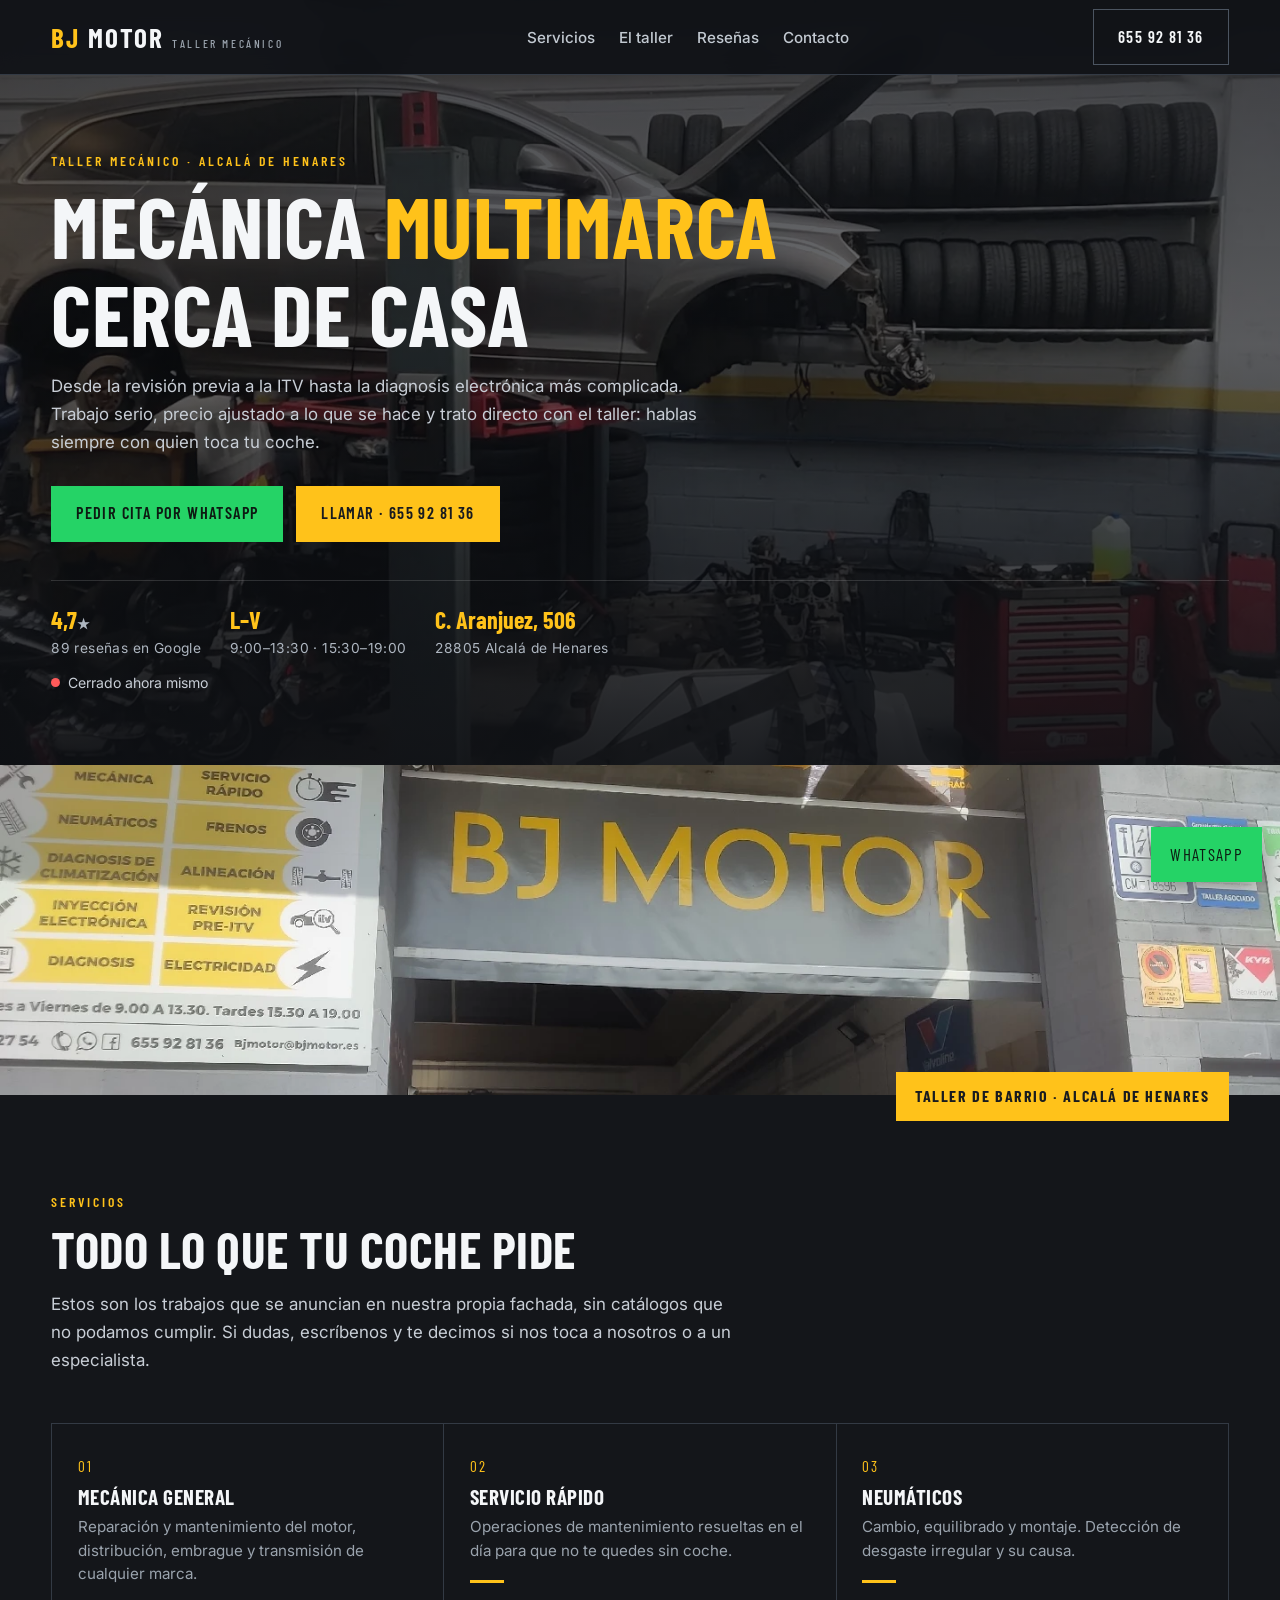
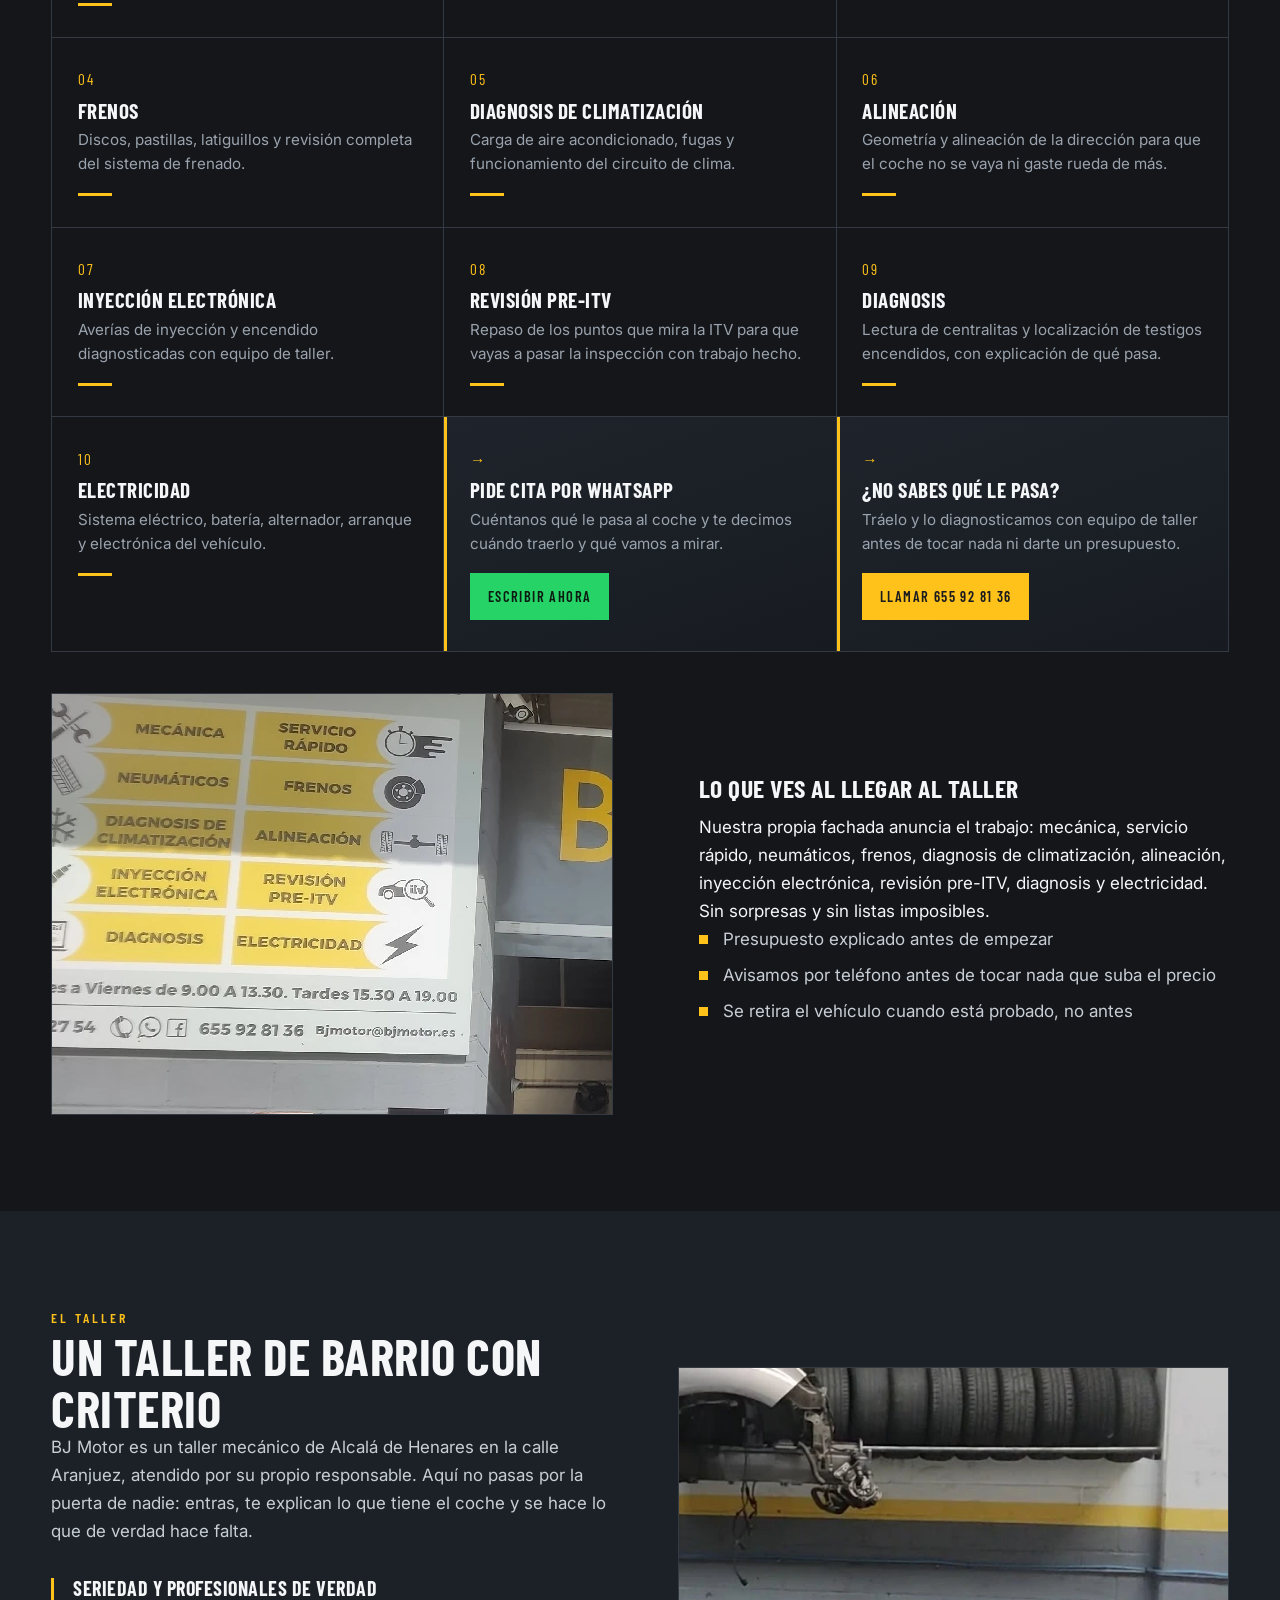
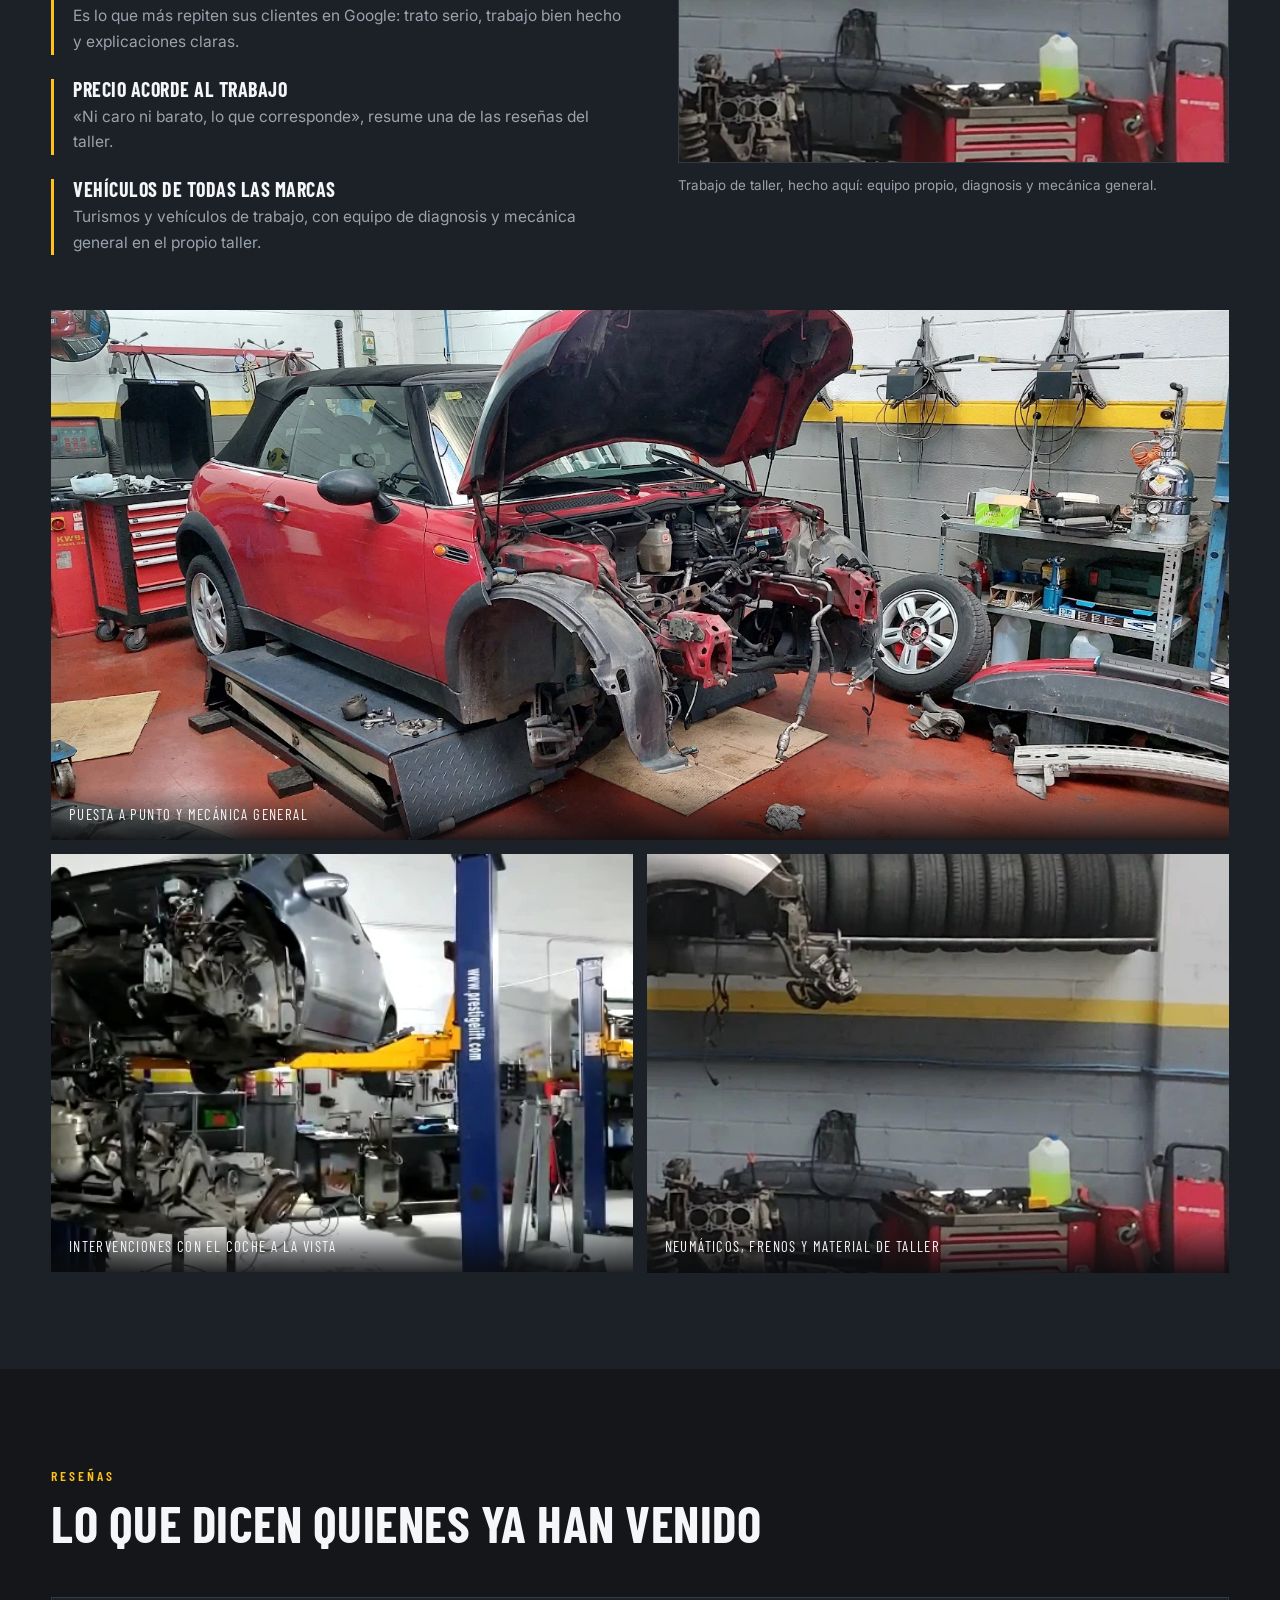
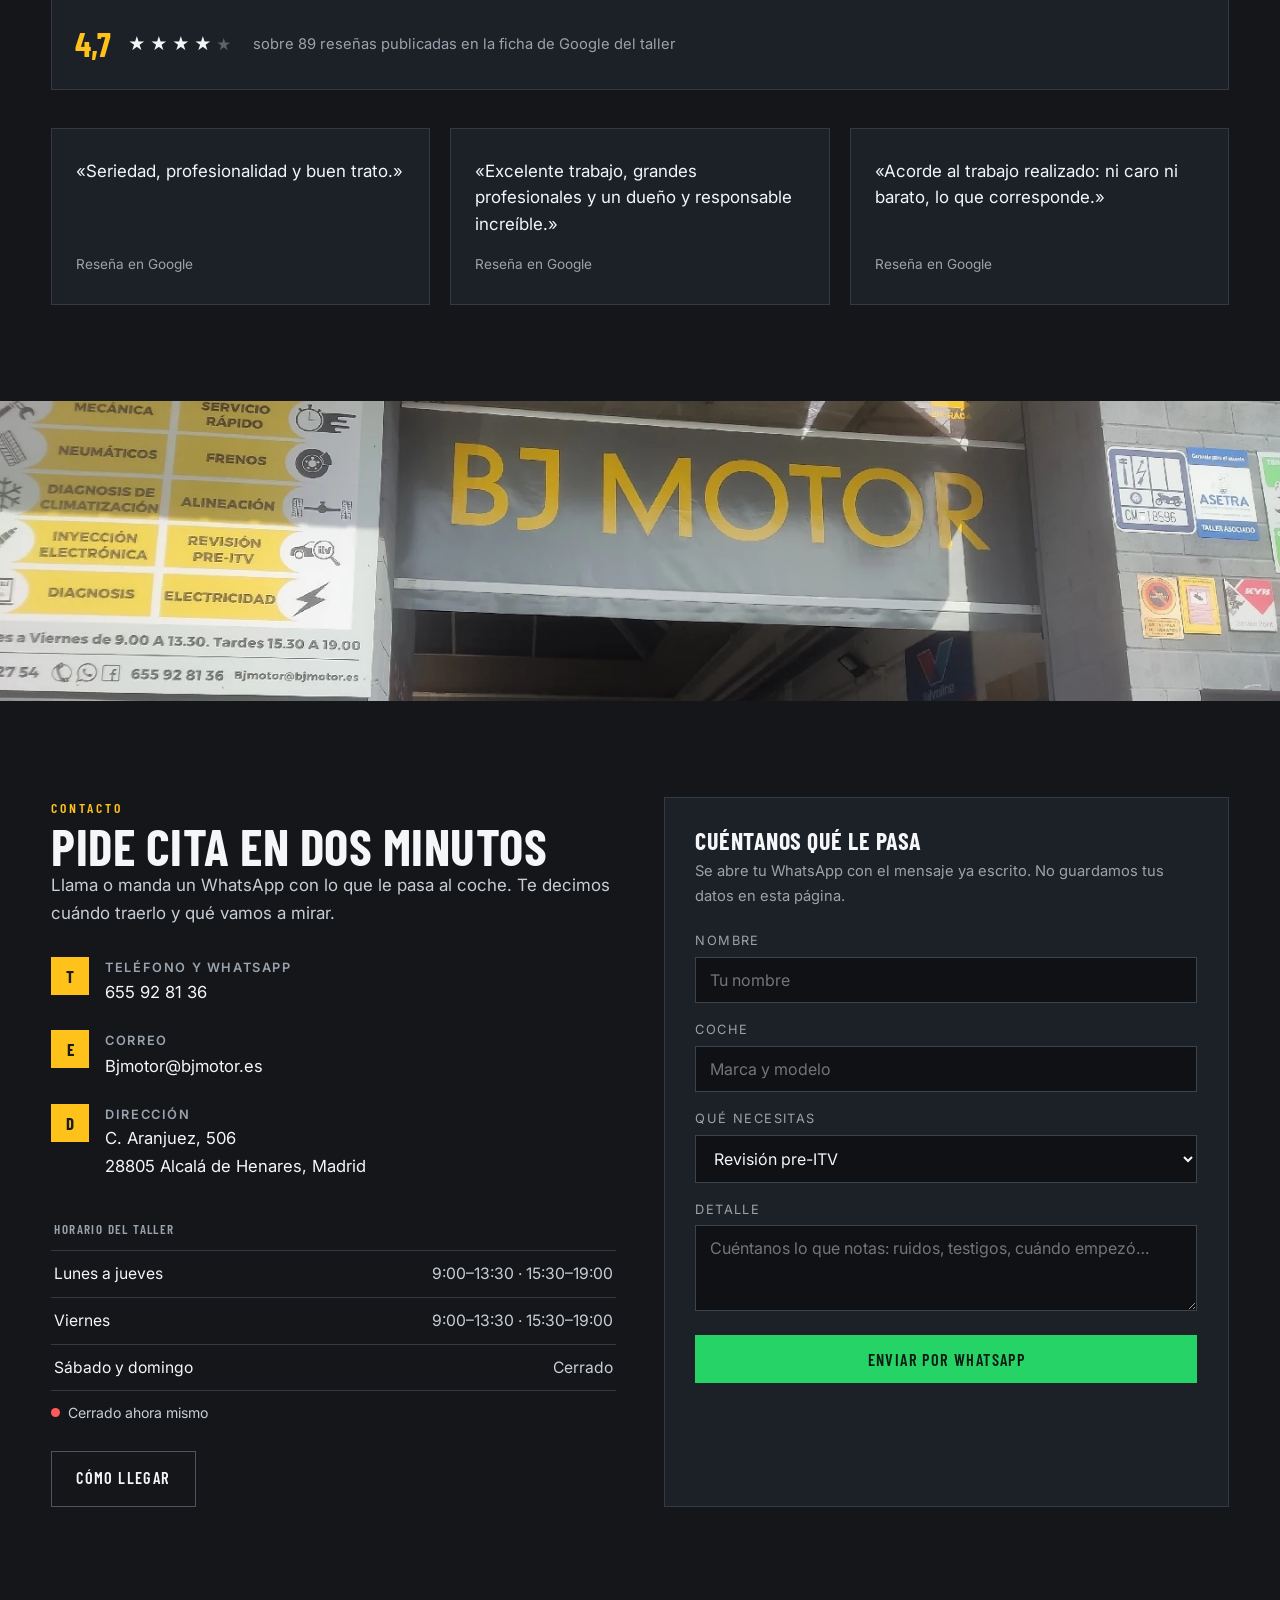
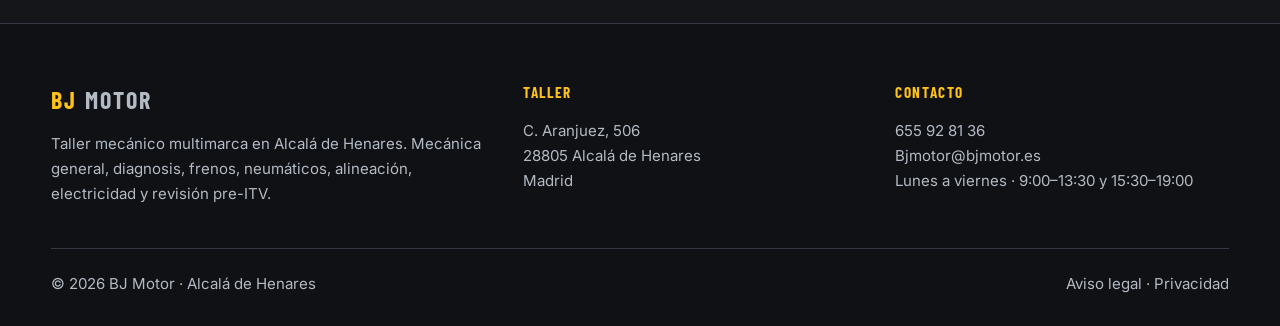
<file: index.html>
<!DOCTYPE html>
<html lang="es">
<head>
<meta charset="utf-8">
<meta name="viewport" content="width=device-width,initial-scale=1.0,maximum-scale=1.0,user-scalable=no,viewport-fit=cover">
<title>BJ Motor · Taller mecánico en Alcalá de Henares</title>
<meta name="description" content="Taller mecánico multimarca en Alcalá de Henares: mecánica general, diagnosis, inyección electrónica, frenos, neumáticos, alineación, electricidad y revisión pre-ITV. 4,7★ con 89 reseñas en Google. Pide cita: 655 92 81 36.">
<link rel="canonical" href="https://neolabs-clientes.github.io/talleres-bj-motor/">
<meta property="og:type" content="website">
<meta property="og:locale" content="es_ES">
<meta property="og:title" content="BJ Motor · Taller mecánico en Alcalá de Henares">
<meta property="og:description" content="Mecánica, diagnosis, frenos, neumáticos y pre-ITV. C. Aranjuez 506, Alcalá de Henares. 4,7★ con 89 reseñas en Google.">
<meta property="og:image" content="https://neolabs-clientes.github.io/talleres-bj-motor/og.jpg">
<meta property="og:url" content="https://neolabs-clientes.github.io/talleres-bj-motor/">
<meta name="theme-color" content="#14161a">
<link rel="icon" href="favicon.svg" type="image/svg+xml">
<link rel="preconnect" href="https://fonts.googleapis.com">
<link rel="preconnect" href="https://fonts.gstatic.com" crossorigin>
<link href="https://fonts.googleapis.com/css2?family=Barlow+Condensed:wght@500;600;700&family=Inter:wght@400;500;600&display=swap" rel="stylesheet">
<link rel="stylesheet" href="assets/estilo.css">
</head>
<body>

<header class="nav">
  <div class="wrap nav-in">
    <a class="marca" href="#inicio"><b>BJ</b> MOTOR <span>TALLER MECÁNICO</span></a>
    <ul class="nav-links" id="menu">
      <li><a href="#servicios">Servicios</a></li>
      <li><a href="#taller">El taller</a></li>
      <li><a href="#resenas">Reseñas</a></li>
      <li><a href="#contacto">Contacto</a></li>
    </ul>
    <a class="btn btn-linea" href="tel:+34655928136">655 92 81 36</a>
    <button class="hamb" id="hamb" aria-label="Abrir menú"><i></i><i></i><i></i></button>
  </div>
</header>

<section class="hero" id="inicio">
  <img class="hero-fondo" src="assets/img/taller-suv.webp" alt="Interior del taller BJ Motor en Alcalá de Henares con un vehículo en el elevador">
  <div class="wrap">
    <p class="kicker">Taller mecánico · Alcalá de Henares</p>
    <h1>Mecánica <em>multimarca</em><br>cerca de casa</h1>
    <p class="lead">Desde la revisión previa a la ITV hasta la diagnosis electrónica más complicada. Trabajo serio, precio ajustado a lo que se hace y trato directo con el taller: hablas siempre con quien toca tu coche.</p>
    <div class="hero-acciones">
      <a class="btn btn-wa" href="https://wa.me/34655928136?text=Hola%20BJ%20Motor%2C%20quiero%20pedir%20cita%20para%20mi%20coche" target="_blank" rel="noopener">Pedir cita por WhatsApp</a>
      <a class="btn btn-amarillo" href="tel:+34655928136">Llamar · 655 92 81 36</a>
    </div>
    <div class="datos">
      <div class="dato"><b>4,7<span class="estrella">★</span></b><span>89 reseñas en Google</span></div>
      <div class="dato"><b>L–V</b><span>9:00–13:30 · 15:30–19:00</span></div>
      <div class="dato"><b>C. Aranjuez, 506</b><span>28805 Alcalá de Henares</span></div>
    </div>
    <p class="estado" id="estado"><i></i><span>Cargando horario…</span></p>
  </div>
</section>

<div class="banda">
  <img src="assets/img/rotulo.webp" alt="Rótulo BJ MOTOR y carteles de servicios en la fachada del taller">
  <p class="sello">Taller de barrio · Alcalá de Henares</p>
</div>

<section class="seccion" id="servicios">
  <div class="wrap">
    <div class="cabecera">
      <p class="kicker">Servicios</p>
      <h2>Todo lo que tu coche pide</h2>
      <p class="lead">Estos son los trabajos que se anuncian en nuestra propia fachada, sin catálogos que no podamos cumplir. Si dudas, escríbenos y te decimos si nos toca a nosotros o a un especialista.</p>
    </div>
    <div class="serv-rejilla">
      <article class="serv"><p class="num">01</p><h3>Mecánica general</h3><p>Reparación y mantenimiento del motor, distribución, embrague y transmisión de cualquier marca.</p><i></i></article>
      <article class="serv"><p class="num">02</p><h3>Servicio rápido</h3><p>Operaciones de mantenimiento resueltas en el día para que no te quedes sin coche.</p><i></i></article>
      <article class="serv"><p class="num">03</p><h3>Neumáticos</h3><p>Cambio, equilibrado y montaje. Detección de desgaste irregular y su causa.</p><i></i></article>
      <article class="serv"><p class="num">04</p><h3>Frenos</h3><p>Discos, pastillas, latiguillos y revisión completa del sistema de frenado.</p><i></i></article>
      <article class="serv"><p class="num">05</p><h3>Diagnosis de climatización</h3><p>Carga de aire acondicionado, fugas y funcionamiento del circuito de clima.</p><i></i></article>
      <article class="serv"><p class="num">06</p><h3>Alineación</h3><p>Geometría y alineación de la dirección para que el coche no se vaya ni gaste rueda de más.</p><i></i></article>
      <article class="serv"><p class="num">07</p><h3>Inyección electrónica</h3><p>Averías de inyección y encendido diagnosticadas con equipo de taller.</p><i></i></article>
      <article class="serv"><p class="num">08</p><h3>Revisión pre-ITV</h3><p>Repaso de los puntos que mira la ITV para que vayas a pasar la inspección con trabajo hecho.</p><i></i></article>
      <article class="serv"><p class="num">09</p><h3>Diagnosis</h3><p>Lectura de centralitas y localización de testigos encendidos, con explicación de qué pasa.</p><i></i></article>
      <article class="serv"><p class="num">10</p><h3>Electricidad</h3><p>Sistema eléctrico, batería, alternador, arranque y electrónica del vehículo.</p><i></i></article>
      <article class="serv serv-cta"><p class="num">→</p><h3>Pide cita por WhatsApp</h3><p>Cuéntanos qué le pasa al coche y te decimos cuándo traerlo y qué vamos a mirar.</p><a class="btn btn-wa" href="https://wa.me/34655928136?text=Hola%20BJ%20Motor%2C%20quiero%20pedir%20cita%20para%20mi%20coche" target="_blank" rel="noopener">Escribir ahora</a></article>
      <article class="serv serv-cta"><p class="num">→</p><h3>¿No sabes qué le pasa?</h3><p>Tráelo y lo diagnosticamos con equipo de taller antes de tocar nada ni darte un presupuesto.</p><a class="btn btn-amarillo" href="tel:+34655928136">Llamar 655 92 81 36</a></article>
    </div>
    <div class="serv-imagen">
      <img src="assets/img/servicios-cartel.webp" alt="Carteles de servicios de BJ Motor en la fachada del taller, con el horario y el teléfono">
      <div>
        <h3>Lo que ves al llegar al taller</h3>
        <p>Nuestra propia fachada anuncia el trabajo: mecánica, servicio rápido, neumáticos, frenos, diagnosis de climatización, alineación, inyección electrónica, revisión pre-ITV, diagnosis y electricidad. Sin sorpresas y sin listas imposibles.</p>
        <ul>
          <li>Presupuesto explicado antes de empezar</li>
          <li>Avisamos por teléfono antes de tocar nada que suba el precio</li>
          <li>Se retira el vehículo cuando está probado, no antes</li>
        </ul>
      </div>
    </div>
  </div>
</section>
<section class="seccion par" id="taller">
  <div class="wrap">
    <div class="porque">
      <div>
        <p class="kicker">El taller</p>
        <h2>Un taller de barrio con criterio</h2>
        <p class="lead">BJ Motor es un taller mecánico de Alcalá de Henares en la calle Aranjuez, atendido por su propio responsable. Aquí no pasas por la puerta de nadie: entras, te explican lo que tiene el coche y se hace lo que de verdad hace falta.</p>
        <div class="pilares">
          <div class="pilar">
            <h3>Seriedad y profesionales de verdad</h3>
            <p>Es lo que más repiten sus clientes en Google: trato serio, trabajo bien hecho y explicaciones claras.</p>
          </div>
          <div class="pilar">
            <h3>Precio acorde al trabajo</h3>
            <p>«Ni caro ni barato, lo que corresponde», resume una de las reseñas del taller.</p>
          </div>
          <div class="pilar">
            <h3>Vehículos de todas las marcas</h3>
            <p>Turismos y vehículos de trabajo, con equipo de diagnosis y mecánica general en el propio taller.</p>
          </div>
        </div>
      </div>
      <figure>
        <img src="assets/img/detalle-herramientas.webp" alt="Carro de herramientas y neumáticos en el interior del taller BJ Motor">
        <figcaption>Trabajo de taller, hecho aquí: equipo propio, diagnosis y mecánica general.</figcaption>
      </figure>
    </div>

    <div class="galeria" style="margin-top:3.4rem">
      <figure class="gal-ancha"><img src="assets/img/taller-mini.webp" alt="Coche rojo con el capó abierto en el elevador del taller" loading="lazy"><figcaption>Puesta a punto y mecánica general</figcaption></figure>
      <figure class="gal-cuadro"><img src="assets/img/taller-elevador.webp" alt="Vehículo elevado con la parte delantera desmontada" loading="lazy"><figcaption>Intervenciones con el coche a la vista</figcaption></figure>
      <figure class="gal-detalle"><img src="assets/img/detalle-herramientas.webp" alt="Zona de trabajo con cajas de herramientas y neumáticos apilados" style="object-position:center 35%" loading="lazy"><figcaption>Neumáticos, frenos y material de taller</figcaption></figure>
    </div>
  </div>
</section>

<section class="seccion" id="resenas">
  <div class="wrap">
    <div class="cabecera">
      <p class="kicker">Reseñas</p>
      <h2>Lo que dicen quienes ya han venido</h2>
    </div>
    <div class="google">
      <b>4,7</b>
      <div class="estrellas" style="letter-spacing:4px">★★★★<span style="color:#5b636d">★</span></div>
      <span>sobre 89 reseñas publicadas en la ficha de Google del taller</span>
    </div>
    <div class="resenas">
      <article class="resena">
        <blockquote>«Seriedad, profesionalidad y buen trato.»</blockquote>
        <cite>Reseña en Google</cite>
      </article>
      <article class="resena">
        <blockquote>«Excelente trabajo, grandes profesionales y un dueño y responsable increíble.»</blockquote>
        <cite>Reseña en Google</cite>
      </article>
      <article class="resena">
        <blockquote>«Acorde al trabajo realizado: ni caro ni barato, lo que corresponde.»</blockquote>
        <cite>Reseña en Google</cite>
      </article>
    </div>
  </div>
</section>

<div class="franja">
  <img src="assets/img/fachada.webp" alt="Fachada del taller BJ Motor en la calle Aranjuez de Alcalá de Henares" loading="lazy">
</div>

<section class="seccion" id="contacto">
  <div class="wrap contacto">
    <div>
      <p class="kicker">Contacto</p>
      <h2>Pide cita en dos minutos</h2>
      <p class="lead">Llama o manda un WhatsApp con lo que le pasa al coche. Te decimos cuándo traerlo y qué vamos a mirar.</p>
      <div class="bloque-datos">
        <div class="dato-linea"><span class="ic">T</span><div><b>Teléfono y WhatsApp</b><a href="tel:+34655928136">655 92 81 36</a></div></div>
        <div class="dato-linea"><span class="ic">E</span><div><b>Correo</b><a href="mailto:Bjmotor@bjmotor.es">Bjmotor@bjmotor.es</a></div></div>
        <div class="dato-linea"><span class="ic">D</span><div><b>Dirección</b><p>C. Aranjuez, 506<br>28805 Alcalá de Henares, Madrid</p></div></div>
      </div>
      <table class="horario">
        <tr><th>Horario del taller</th><th></th></tr>
        <tr><td>Lunes a jueves</td><td>9:00–13:30 · 15:30–19:00</td></tr>
        <tr><td>Viernes</td><td>9:00–13:30 · 15:30–19:00</td></tr>
        <tr><td>Sábado y domingo</td><td>Cerrado</td></tr>
      </table>
      <p class="estado" id="estado2"><i></i><span>Cargando…</span></p>
      <p style="margin-top:1.6rem"><a class="btn btn-linea" href="https://www.google.com/maps/dir/?api=1&amp;destination=C.%20Aranjuez%2C%20506%2C%2028805%20Alcal%C3%A1%20de%20Henares" target="_blank" rel="noopener">Cómo llegar</a></p>
    </div>
    <div class="form">
      <h3>Cuéntanos qué le pasa</h3>
      <p class="ayuda">Se abre tu WhatsApp con el mensaje ya escrito. No guardamos tus datos en esta página.</p>
      <form id="formwa" novalidate>
        <div class="campo"><label for="f-nombre">Nombre</label><input id="f-nombre" name="nombre" type="text" placeholder="Tu nombre" required></div>
        <div class="campo"><label for="f-coche">Coche</label><input id="f-coche" name="coche" type="text" placeholder="Marca y modelo"></div>
        <div class="campo"><label for="f-servicio">Qué necesitas</label>
          <select id="f-servicio" name="servicio">
            <option>Revisión pre-ITV</option>
            <option>Diagnosis / testigo encendido</option>
            <option>Mecánica general</option>
            <option>Frenos</option>
            <option>Neumáticos o alineación</option>
            <option>Aire acondicionado</option>
            <option>Electricidad</option>
            <option>Otra cosa</option>
          </select>
        </div>
        <div class="campo"><label for="f-msg">Detalle</label><textarea id="f-msg" name="mensaje" rows="3" placeholder="Cuéntanos lo que notas: ruidos, testigos, cuándo empezó…"></textarea></div>
        <button class="btn btn-wa" type="submit" style="width:100%;justify-content:center">Enviar por WhatsApp</button>
      </form>
    </div>
  </div>
</section>

<a class="flotante" href="https://wa.me/34655928136?text=Hola%20BJ%20Motor%2C%20quiero%20pedir%20cita%20para%20mi%20coche" target="_blank" rel="noopener">WhatsApp</a>

<footer class="pie">
  <div class="wrap">
    <div class="pie-rejilla">
      <div>
        <a class="marca" href="#inicio" style="font-size:1.5rem"><b>BJ</b> MOTOR</a>
        <p style="margin-top:.8rem">Taller mecánico multimarca en Alcalá de Henares. Mecánica general, diagnosis, frenos, neumáticos, alineación, electricidad y revisión pre-ITV.</p>
      </div>
      <div>
        <h4>Taller</h4>
        <p>C. Aranjuez, 506<br>28805 Alcalá de Henares<br>Madrid</p>
      </div>
      <div>
        <h4>Contacto</h4>
        <p><a href="tel:+34655928136">655 92 81 36</a><br><a href="mailto:Bjmotor@bjmotor.es">Bjmotor@bjmotor.es</a><br>Lunes a viernes · 9:00–13:30 y 15:30–19:00</p>
      </div>
    </div>
    <div class="pie-legal">
      <p>© <span id="anyo">2026</span> BJ Motor · Alcalá de Henares</p>
      <p><a href="aviso-legal.html">Aviso legal</a> · <a href="privacidad.html">Privacidad</a></p>
    </div>
  </div>
</footer>

<script type="application/ld+json">
{
  "@context":"https://schema.org",
  "@type":"AutoRepair",
  "name":"BJ Motor",
  "description":"Taller mecánico multimarca en Alcalá de Henares: mecánica general, diagnosis, inyección electrónica, frenos, neumáticos, alineación, electricidad y revisión pre-ITV.",
  "url":"https://neolabs-clientes.github.io/talleres-bj-motor/",
  "telephone":"+34655928136",
  "email":"Bjmotor@bjmotor.es",
  "image":"https://neolabs-clientes.github.io/talleres-bj-motor/og.jpg",
  "address":{"@type":"PostalAddress","streetAddress":"C. Aranjuez, 506","postalCode":"28805","addressLocality":"Alcalá de Henares","addressRegion":"Madrid","addressCountry":"ES"},
  "aggregateRating":{"@type":"AggregateRating","ratingValue":"4.7","reviewCount":"89"},
  "openingHoursSpecification":[
    {"@type":"OpeningHoursSpecification","dayOfWeek":["Monday","Tuesday","Wednesday","Thursday","Friday"],"opens":"09:00","closes":"13:30"},
    {"@type":"OpeningHoursSpecification","dayOfWeek":["Monday","Tuesday","Wednesday","Thursday","Friday"],"opens":"15:30","closes":"19:00"}
  ],
  "areaServed":"Alcalá de Henares",
  "priceRange":"€€"
}
</script>
<script>
document.getElementById('anyo').textContent = new Date().getFullYear();
document.getElementById('hamb').addEventListener('click', function(){ document.getElementById('menu').classList.toggle('abierto'); });
document.querySelectorAll('#menu a').forEach(function(a){ a.addEventListener('click', function(){ document.getElementById('menu').classList.remove('abierto'); }); });

// Horario real del taller: L-V 9:00-13:30 y 15:30-19:00
function pintarEstado(){
  var ahora = new Date();
  var dia = ahora.getDay(); // 0 domingo
  var min = ahora.getHours()*60 + ahora.getMinutes();
  var abre = false;
  if (dia >= 1 && dia <= 5) { abre = (min >= 540 && min < 810) || (min >= 930 && min < 1140); }
  var texto = abre ? 'Abierto ahora' : 'Cerrado ahora mismo';
  if (dia === 0) texto = 'Domingo: cerrado · abrimos el lunes a las 9:00';
  if (dia === 6) texto = 'Sábado: cerrado · abrimos el lunes a las 9:00';
  ['estado','estado2'].forEach(function(id){
    var el = document.getElementById(id); if(!el) return;
    el.querySelector('span').textContent = texto;
    el.classList.toggle('cerrado', !abre);
  });
}
pintarEstado(); setInterval(pintarEstado, 60000);

document.getElementById('formwa').addEventListener('submit', function(e){
  e.preventDefault();
  var n = document.getElementById('f-nombre').value.trim();
  var c = document.getElementById('f-coche').value.trim();
  var s = document.getElementById('f-servicio').value;
  var m = document.getElementById('f-msg').value.trim();
  if (!n) { document.getElementById('f-nombre').focus(); return; }
  var t = 'Hola BJ Motor, soy ' + n + '. Quiero cita para: ' + s + '.' + (c ? ' Coche: ' + c + '.' : '') + (m ? ' ' + m : '');
  window.open('https://wa.me/34655928136?text=' + encodeURIComponent(t), '_blank');
});
</script>
</body>
</html>
</file>
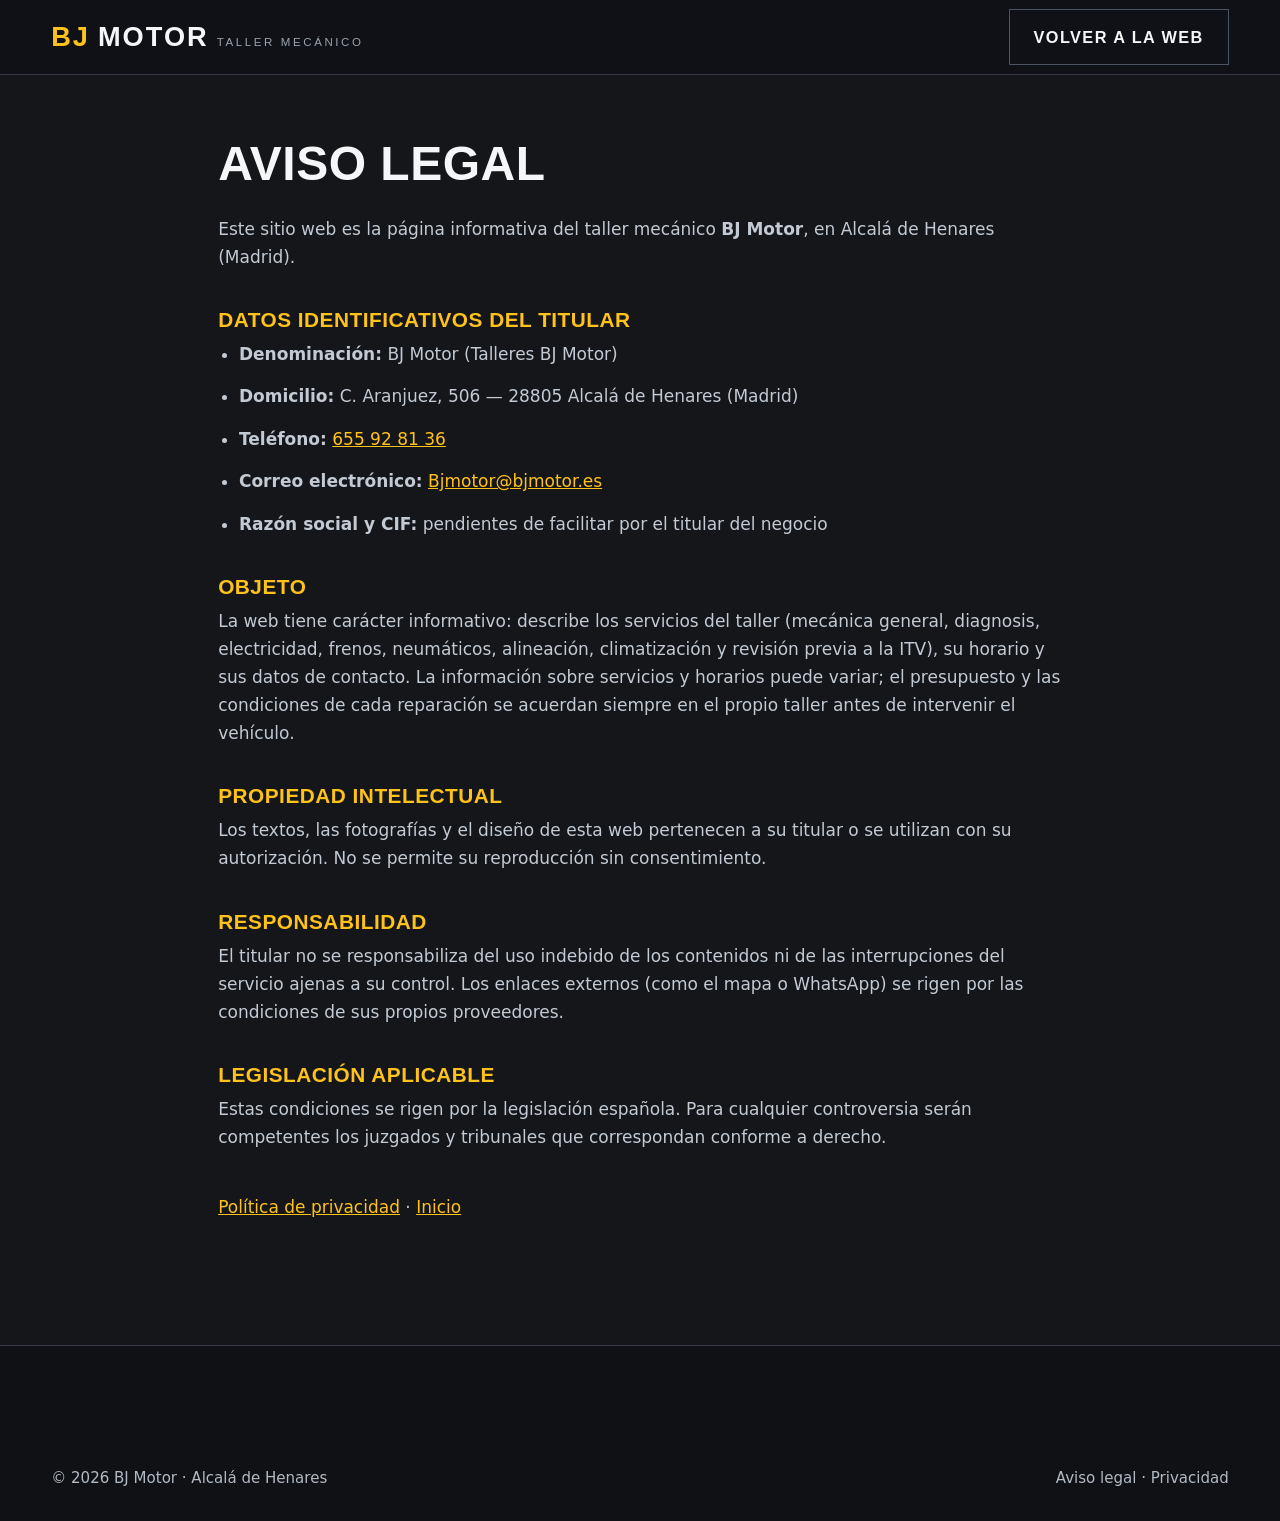
<file: aviso-legal.html>
<!DOCTYPE html>
<html lang="es">
<head>
<meta charset="utf-8">
<meta name="viewport" content="width=device-width,initial-scale=1.0,viewport-fit=cover">
<title>Aviso legal · BJ Motor</title>
<meta name="robots" content="noindex">
<link rel="icon" href="favicon.svg" type="image/svg+xml">
<link rel="stylesheet" href="assets/estilo.css">
<style>
.legal{padding:140px 0 90px;max-width:78ch}
.legal h1{font-size:clamp(2rem,5vw,3rem);margin-bottom:1.6rem}
.legal h2{font-size:1.3rem;margin:2.4rem 0 .6rem;color:var(--amarillo)}
.legal p,.legal li{color:#c3cad3;margin-bottom:.9rem}
.legal ul{padding-left:1.3rem}
.legal a{color:var(--amarillo)}
</style>
</head>
<body>
<header class="nav">
  <div class="wrap nav-in">
    <a class="marca" href="index.html"><b>BJ</b> MOTOR <span>TALLER MECÁNICO</span></a>
    <a class="btn btn-linea" href="index.html">Volver a la web</a>
  </div>
</header>
<main class="wrap legal">
  <h1>Aviso legal</h1>
  <p>Este sitio web es la página informativa del taller mecánico <strong>BJ Motor</strong>, en Alcalá de Henares (Madrid).</p>

  <h2>Datos identificativos del titular</h2>
  <ul>
    <li><strong>Denominación:</strong> BJ Motor (Talleres BJ Motor)</li>
    <li><strong>Domicilio:</strong> C. Aranjuez, 506 — 28805 Alcalá de Henares (Madrid)</li>
    <li><strong>Teléfono:</strong> <a href="tel:+34655928136">655 92 81 36</a></li>
    <li><strong>Correo electrónico:</strong> <a href="mailto:Bjmotor@bjmotor.es">Bjmotor@bjmotor.es</a></li>
    <li><strong>Razón social y CIF:</strong> pendientes de facilitar por el titular del negocio</li>
  </ul>

  <h2>Objeto</h2>
  <p>La web tiene carácter informativo: describe los servicios del taller (mecánica general, diagnosis, electricidad, frenos, neumáticos, alineación, climatización y revisión previa a la ITV), su horario y sus datos de contacto. La información sobre servicios y horarios puede variar; el presupuesto y las condiciones de cada reparación se acuerdan siempre en el propio taller antes de intervenir el vehículo.</p>

  <h2>Propiedad intelectual</h2>
  <p>Los textos, las fotografías y el diseño de esta web pertenecen a su titular o se utilizan con su autorización. No se permite su reproducción sin consentimiento.</p>

  <h2>Responsabilidad</h2>
  <p>El titular no se responsabiliza del uso indebido de los contenidos ni de las interrupciones del servicio ajenas a su control. Los enlaces externos (como el mapa o WhatsApp) se rigen por las condiciones de sus propios proveedores.</p>

  <h2>Legislación aplicable</h2>
  <p>Estas condiciones se rigen por la legislación española. Para cualquier controversia serán competentes los juzgados y tribunales que correspondan conforme a derecho.</p>

  <p style="margin-top:2.6rem"><a href="privacidad.html">Política de privacidad</a> · <a href="index.html">Inicio</a></p>
</main>
<footer class="pie">
  <div class="wrap pie-legal" style="border-top:0">
    <p>© <span id="anyo">2026</span> BJ Motor · Alcalá de Henares</p>
    <p><a href="aviso-legal.html">Aviso legal</a> · <a href="privacidad.html">Privacidad</a></p>
  </div>
</footer>
<script>document.getElementById('anyo').textContent=new Date().getFullYear();</script>
</body>
</html>
</file>
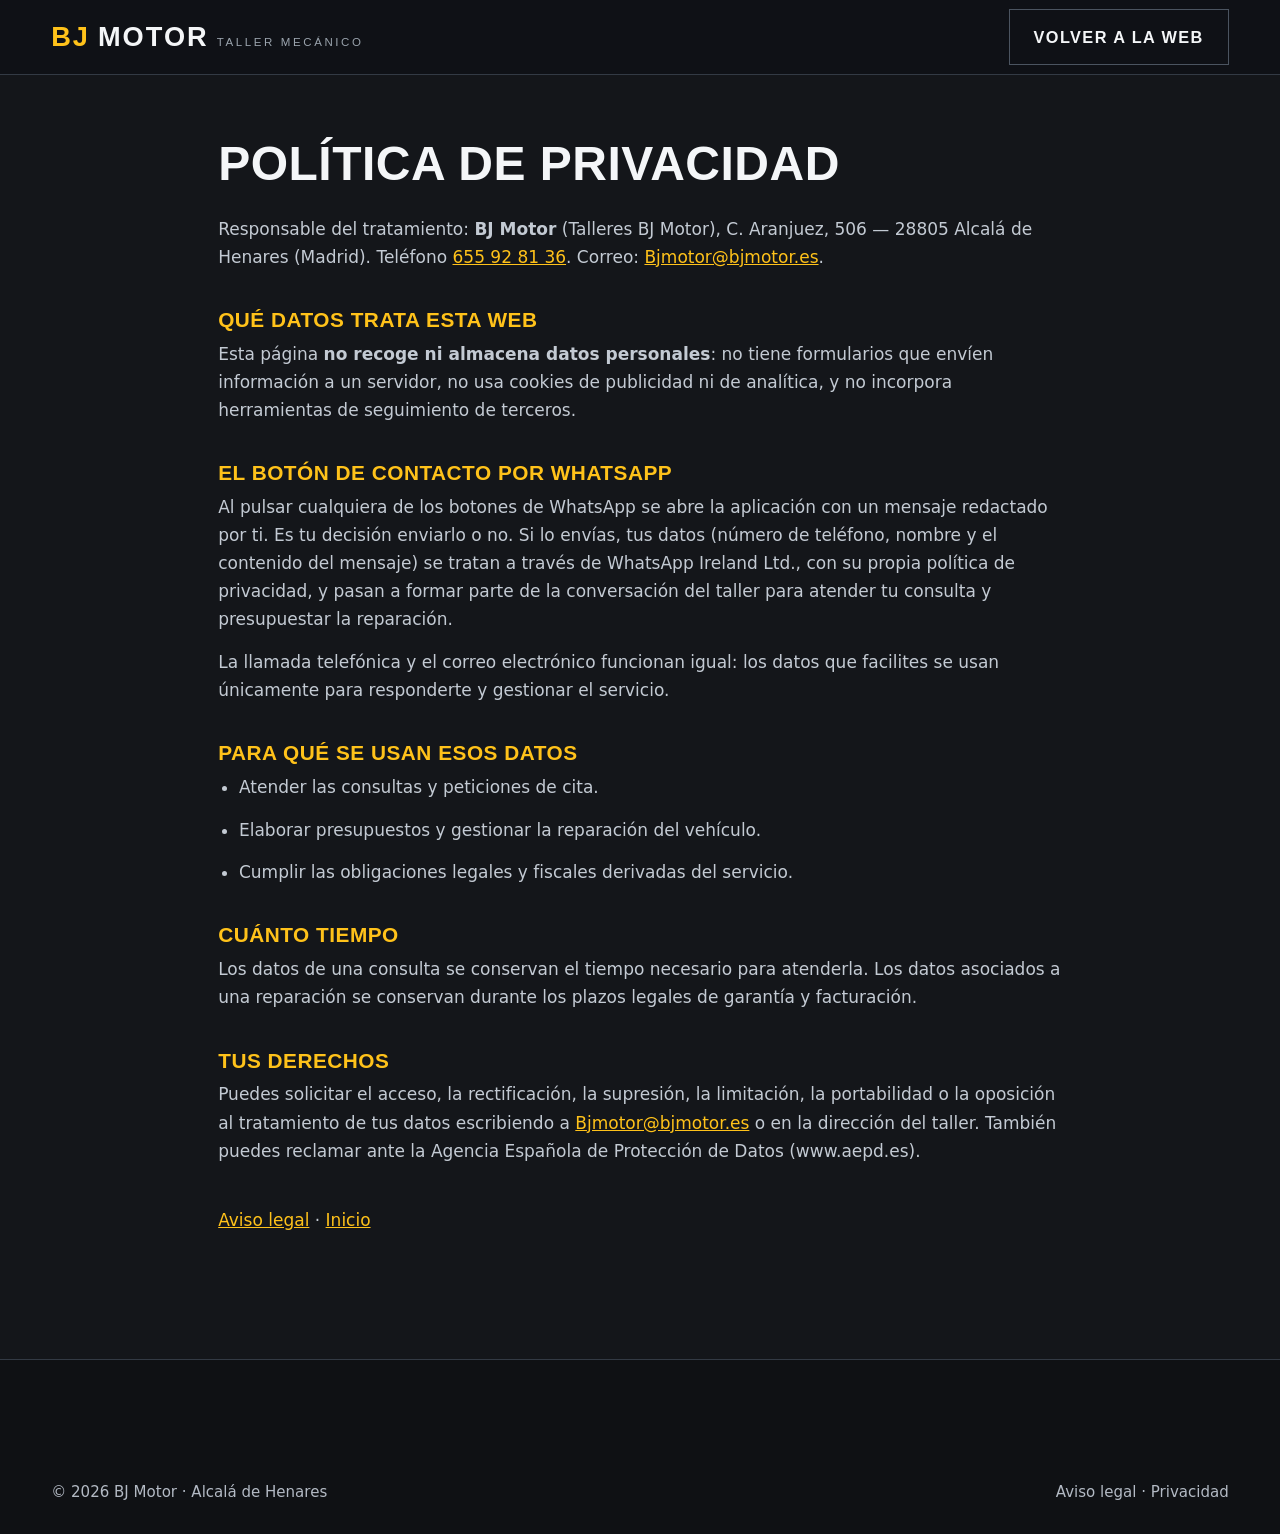
<file: privacidad.html>
<!DOCTYPE html>
<html lang="es">
<head>
<meta charset="utf-8">
<meta name="viewport" content="width=device-width,initial-scale=1.0,viewport-fit=cover">
<title>Política de privacidad · BJ Motor</title>
<meta name="robots" content="noindex">
<link rel="icon" href="favicon.svg" type="image/svg+xml">
<link rel="stylesheet" href="assets/estilo.css">
<style>
.legal{padding:140px 0 90px;max-width:78ch}
.legal h1{font-size:clamp(2rem,5vw,3rem);margin-bottom:1.6rem}
.legal h2{font-size:1.3rem;margin:2.4rem 0 .6rem;color:var(--amarillo)}
.legal p,.legal li{color:#c3cad3;margin-bottom:.9rem}
.legal ul{padding-left:1.3rem}
.legal a{color:var(--amarillo)}
</style>
</head>
<body>
<header class="nav">
  <div class="wrap nav-in">
    <a class="marca" href="index.html"><b>BJ</b> MOTOR <span>TALLER MECÁNICO</span></a>
    <a class="btn btn-linea" href="index.html">Volver a la web</a>
  </div>
</header>
<main class="wrap legal">
  <h1>Política de privacidad</h1>
  <p>Responsable del tratamiento: <strong>BJ Motor</strong> (Talleres BJ Motor), C. Aranjuez, 506 — 28805 Alcalá de Henares (Madrid). Teléfono <a href="tel:+34655928136">655 92 81 36</a>. Correo: <a href="mailto:Bjmotor@bjmotor.es">Bjmotor@bjmotor.es</a>.</p>

  <h2>Qué datos trata esta web</h2>
  <p>Esta página <strong>no recoge ni almacena datos personales</strong>: no tiene formularios que envíen información a un servidor, no usa cookies de publicidad ni de analítica, y no incorpora herramientas de seguimiento de terceros.</p>

  <h2>El botón de contacto por WhatsApp</h2>
  <p>Al pulsar cualquiera de los botones de WhatsApp se abre la aplicación con un mensaje redactado por ti. Es tu decisión enviarlo o no. Si lo envías, tus datos (número de teléfono, nombre y el contenido del mensaje) se tratan a través de WhatsApp Ireland Ltd., con su propia política de privacidad, y pasan a formar parte de la conversación del taller para atender tu consulta y presupuestar la reparación.</p>
  <p>La llamada telefónica y el correo electrónico funcionan igual: los datos que facilites se usan únicamente para responderte y gestionar el servicio.</p>

  <h2>Para qué se usan esos datos</h2>
  <ul>
    <li>Atender las consultas y peticiones de cita.</li>
    <li>Elaborar presupuestos y gestionar la reparación del vehículo.</li>
    <li>Cumplir las obligaciones legales y fiscales derivadas del servicio.</li>
  </ul>

  <h2>Cuánto tiempo</h2>
  <p>Los datos de una consulta se conservan el tiempo necesario para atenderla. Los datos asociados a una reparación se conservan durante los plazos legales de garantía y facturación.</p>

  <h2>Tus derechos</h2>
  <p>Puedes solicitar el acceso, la rectificación, la supresión, la limitación, la portabilidad o la oposición al tratamiento de tus datos escribiendo a <a href="mailto:Bjmotor@bjmotor.es">Bjmotor@bjmotor.es</a> o en la dirección del taller. También puedes reclamar ante la Agencia Española de Protección de Datos (www.aepd.es).</p>

  <p style="margin-top:2.6rem"><a href="aviso-legal.html">Aviso legal</a> · <a href="index.html">Inicio</a></p>
</main>
<footer class="pie">
  <div class="wrap pie-legal" style="border-top:0">
    <p>© <span id="anyo">2026</span> BJ Motor · Alcalá de Henares</p>
    <p><a href="aviso-legal.html">Aviso legal</a> · <a href="privacidad.html">Privacidad</a></p>
  </div>
</footer>
<script>document.getElementById('anyo').textContent=new Date().getFullYear();</script>
</body>
</html>
</file>
<file: assets/estilo.css>
/* BJ Motor — parte A: base, cabecera, portada */
*,*::before,*::after{box-sizing:border-box;margin:0;padding:0}
:root{
  --carbon:#14161a; --acero:#1c2027; --acero2:#242931; --linea:#333a44;
  --amarillo:#ffc21a; --amarillo2:#ffd75e; --blanco:#f4f6f8; --gris:#9aa3ad;
  --display:'Barlow Condensed',Impact,'Arial Narrow',sans-serif; --texto:'Inter',system-ui,-apple-system,Segoe UI,Roboto,sans-serif;
}
img{max-width:100%;height:auto;display:block}
html{scroll-behavior:smooth;-webkit-text-size-adjust:100%}
body{background:var(--carbon);color:var(--blanco);font-family:var(--texto);line-height:1.65;font-size:17px;overflow-x:hidden}
section[id]{scroll-margin-top:86px}
.wrap{width:min(1180px,92vw);margin:0 auto}
h1,h2,h3{font-family:var(--display);line-height:1.02;letter-spacing:.5px;text-transform:uppercase;font-weight:700}
h2{font-size:clamp(2rem,4.4vw,3.2rem)}
.kicker{font-family:var(--display);text-transform:uppercase;letter-spacing:3px;font-size:.86rem;color:var(--amarillo);font-weight:600}
p.lead{color:#c8ced6;font-size:1.06rem;max-width:62ch}
a{color:inherit}

/* botones */
.btn{display:inline-flex;align-items:center;gap:.55rem;font-family:var(--display);text-transform:uppercase;
  letter-spacing:1.4px;font-weight:600;font-size:1.02rem;padding:.85rem 1.5rem;border:1px solid transparent;
  text-decoration:none;transition:.22s;cursor:pointer}
.btn-amarillo{background:var(--amarillo);color:#191b1f}
.btn-amarillo:hover{background:var(--amarillo2);transform:translateY(-2px)}
.btn-linea{border-color:#4b5460;color:var(--blanco)}
.btn-linea:hover{border-color:var(--amarillo);color:var(--amarillo)}
.btn-wa{background:#25d366;color:#0d1a12}
.btn-wa:hover{background:#31e574;transform:translateY(-2px)}

/* cabecera */
.nav{position:fixed;top:0;left:0;right:0;z-index:60;background:rgba(16,18,22,.92);backdrop-filter:blur(10px);
  border-bottom:1px solid var(--linea)}
.nav-in{display:flex;align-items:center;gap:1.6rem;height:74px;justify-content:space-between}
.marca{display:flex;align-items:baseline;gap:.5rem;text-decoration:none;font-family:var(--display);
  font-weight:700;font-size:1.7rem;letter-spacing:2px;text-transform:uppercase}
.marca b{color:var(--amarillo)}
.marca span{font-size:.72rem;letter-spacing:2.6px;color:var(--gris);font-weight:500}
.nav-links{display:flex;gap:1.5rem;list-style:none}
.nav-links a{text-decoration:none;font-size:.95rem;color:#c2c9d1;transition:.2s;font-weight:500}
.nav-links a:hover{color:var(--amarillo)}
.hamb{display:none;background:none;border:0;cursor:pointer;padding:.4rem}
.hamb i{display:block;width:26px;height:2px;background:var(--blanco);margin:5px 0}

/* portada */
.hero{position:relative;min-height:84vh;display:flex;align-items:flex-end;padding:150px 0 70px;isolation:isolate}
.hero-fondo{position:absolute;inset:0;z-index:-2;object-fit:cover;width:100%;height:100%;filter:saturate(.9) contrast(1.06)}
.hero::after{content:"";position:absolute;inset:0;z-index:-1;
  background:linear-gradient(180deg,rgba(14,16,20,.79) 0%,rgba(14,16,20,.60) 45%,rgba(14,16,20,.93) 100%)}
.hero h1{font-size:clamp(2.7rem,7vw,5.4rem);margin:.5rem 0 1rem}
.hero h1 em{font-style:normal;color:var(--amarillo)}
.hero-acciones{display:flex;flex-wrap:wrap;gap:.8rem;margin-top:1.8rem}
.datos{display:flex;flex-wrap:wrap;gap:1.8rem;margin-top:2.4rem;padding-top:1.6rem;border-top:1px solid rgba(255,255,255,.14)}
.dato b{display:block;font-family:var(--display);font-size:1.5rem;color:var(--amarillo);line-height:1.1}
.dato span{font-size:.86rem;color:#aeb6c0;letter-spacing:.4px}
.estrella{color:var(--amarillo)}

/* banda rótulo */
.banda{position:relative;background:#0f1114}
.banda img{width:100%;height:clamp(190px,26vw,330px);object-fit:cover;object-position:center 38%}
.banda .sello{position:absolute;right:4vw;bottom:-26px;background:var(--amarillo);color:#191b1f;padding:.7rem 1.2rem;
  font-family:var(--display);text-transform:uppercase;letter-spacing:1.6px;font-size:1rem;font-weight:700}
/* BJ Motor — parte B: servicios, por qué, galería */
.seccion{padding:96px 0}
.seccion.par{background:var(--acero)}
.cabecera{max-width:70ch;margin-bottom:3rem}
.cabecera h2{margin:.6rem 0 1rem}

/* servicios */
.serv-rejilla{display:grid;grid-template-columns:repeat(3,1fr);gap:1px;background:var(--linea);border:1px solid var(--linea)}
.serv{background:var(--carbon);padding:1.9rem 1.6rem;transition:.25s}
.serv:hover{background:var(--acero2)}
.serv .num{font-family:var(--display);font-size:.95rem;color:var(--amarillo);letter-spacing:2px}
.serv h3{font-size:1.32rem;margin:.5rem 0 .45rem}
.serv p{color:var(--gris);font-size:.95rem;line-height:1.55}
.serv i{display:block;width:34px;height:3px;background:var(--amarillo);margin-top:1.1rem;transition:.3s}
.serv:hover i{width:64px}
.serv-cta{background:linear-gradient(160deg,#1f242c,#171b21);box-shadow:inset 3px 0 0 var(--amarillo)}
.serv-cta .btn{margin-top:1.1rem;font-size:.9rem;padding:.68rem 1.05rem}
.serv-imagen{margin-top:2.6rem;display:grid;grid-template-columns:1.15fr 1fr;gap:2.4rem;align-items:center}
.serv-imagen img{border:1px solid var(--linea)}
.serv-imagen h3{font-size:1.6rem;margin-bottom:.7rem}
.serv-imagen ul{list-style:none;color:#c8ced6}
.serv-imagen li{padding-left:1.5rem;position:relative;margin-bottom:.5rem}
.serv-imagen li::before{content:"";position:absolute;left:0;top:.62em;width:9px;height:9px;background:var(--amarillo)}

/* por qué */
.porque{display:grid;grid-template-columns:1.05fr 1fr;gap:3rem;align-items:center}
.pilares{display:grid;gap:1.5rem;margin-top:2rem}
.pilar{border-left:3px solid var(--amarillo);padding-left:1.2rem}
.pilar h3{font-size:1.25rem;margin-bottom:.3rem}
.pilar p{color:var(--gris);font-size:.97rem}
.porque figure{position:relative}
.porque figure img{border:1px solid var(--linea)}
.porque figcaption{font-size:.84rem;color:var(--gris);margin-top:.7rem}
.cita-dato{font-family:var(--display);font-size:3.4rem;color:var(--amarillo);line-height:1}

/* galería */
.galeria{display:grid;grid-template-columns:1fr 1fr;gap:14px}
.galeria figure{position:relative;overflow:hidden;background:#0f1114}
.galeria img{width:100%;height:100%;object-fit:cover;transition:transform .5s}
.galeria figure:hover img{transform:scale(1.035)}
.galeria figcaption{position:absolute;left:0;bottom:0;right:0;padding:.9rem 1.1rem;
  background:linear-gradient(transparent,rgba(10,12,15,.88));font-family:var(--display);
  text-transform:uppercase;letter-spacing:1.4px;font-size:.92rem}
.gal-ancha{grid-column:span 2;aspect-ratio:1600/721}
.gal-cuadro{aspect-ratio:490/352}
.gal-detalle{aspect-ratio:620/446}

/* banda fachada */
.franja{position:relative;background:#0f1114}
.franja img{width:100%;height:clamp(180px,24vw,300px);object-fit:cover;object-position:center 45%}
/* BJ Motor — parte C: reseñas, contacto, pie y responsive */
.resenas{display:grid;grid-template-columns:repeat(3,1fr);gap:20px}
.resena{background:var(--acero);border:1px solid var(--linea);padding:1.8rem 1.5rem;display:flex;flex-direction:column;gap:1rem}
.resena .estrellas{color:var(--amarillo);letter-spacing:3px}
.resena blockquote{font-size:1.06rem;line-height:1.55}
.resena cite{font-style:normal;font-size:.85rem;color:var(--gris);margin-top:auto}
.google{display:flex;align-items:center;gap:1.1rem;flex-wrap:wrap;margin-bottom:2.4rem;
  background:var(--acero);border:1px solid var(--linea);padding:1.1rem 1.4rem}
.google b{font-family:var(--display);font-size:2.1rem;color:var(--amarillo)}
.google span{color:var(--gris);font-size:.92rem}

.contacto{display:grid;grid-template-columns:1fr 1fr;gap:3rem}
.bloque-datos{display:grid;gap:1.5rem;margin-top:1.8rem}
.dato-linea{display:flex;gap:1rem;align-items:flex-start}
.dato-linea .ic{width:38px;height:38px;flex:0 0 38px;background:var(--amarillo);display:grid;place-items:center;
  font-family:var(--display);font-weight:700;color:#191b1f}
.dato-linea b{display:block;font-size:.8rem;letter-spacing:1.6px;text-transform:uppercase;color:var(--gris);font-weight:600}
.dato-linea a,.dato-linea p{color:var(--blanco);text-decoration:none;font-size:1.04rem}
.dato-linea a:hover{color:var(--amarillo)}
table.horario{width:100%;border-collapse:collapse;margin-top:1.8rem}
table.horario th,table.horario td{text-align:left;padding:.62rem .2rem;border-bottom:1px solid var(--linea);font-size:.98rem}
table.horario th{font-family:var(--display);text-transform:uppercase;letter-spacing:1.4px;color:var(--gris);font-weight:600;font-size:.82rem}
table.horario td:last-child{text-align:right;color:#c8ced6}
table.horario tr.hoy td{color:var(--amarillo)}
.estado{display:inline-flex;align-items:center;gap:.5rem;font-size:.88rem;color:#c8ced6;margin-top:.6rem}
.estado i{width:9px;height:9px;border-radius:50%;background:#25d366}
.estado.cerrado i{background:#ff5a5a}

.form{background:var(--acero);border:1px solid var(--linea);padding:1.9rem}
.form h3{font-size:1.5rem;margin-bottom:.4rem}
.form p.ayuda{color:var(--gris);font-size:.92rem;margin-bottom:1.4rem}
.campo{margin-bottom:1rem}
.campo label{display:block;font-size:.8rem;text-transform:uppercase;letter-spacing:1.4px;color:var(--gris);margin-bottom:.35rem}
.campo input,.campo select,.campo textarea{width:100%;background:#0f1114;border:1px solid #3b434e;color:var(--blanco);
  padding:.75rem .85rem;font-family:var(--texto);font-size:1rem}
.campo input:focus,.campo select:focus,.campo textarea:focus{outline:none;border-color:var(--amarillo)}
.pie{background:#0f1114;border-top:1px solid var(--linea);padding:56px 0 30px;margin-top:20px}
.pie-rejilla{display:grid;grid-template-columns:1.3fr 1fr 1fr;gap:2.4rem}
.pie h4{font-family:var(--display);text-transform:uppercase;letter-spacing:1.6px;font-size:.95rem;color:var(--amarillo);margin-bottom:.9rem}
.pie p,.pie a{color:#b3bac4;font-size:.94rem;text-decoration:none}
.pie a:hover{color:var(--amarillo)}
.pie-legal{margin-top:2.6rem;padding-top:1.4rem;border-top:1px solid var(--linea);display:flex;
  justify-content:space-between;gap:1rem;flex-wrap:wrap;font-size:.84rem;color:#7f8792}
.flotante{position:fixed;right:18px;bottom:18px;z-index:70;background:#25d366;color:#0d1a12;font-family:var(--display);
  text-transform:uppercase;letter-spacing:1.3px;padding:.85rem 1.2rem;text-decoration:none;box-shadow:0 8px 26px rgba(0,0,0,.45)}
.flotante:hover{background:#31e574}

@media (max-width:980px){
  .nav-links{position:fixed;inset:74px 0 auto 0;background:#101216;flex-direction:column;gap:0;padding:0;
    max-height:0;overflow:hidden;transition:max-height .3s;border-bottom:1px solid var(--linea)}
  .nav-links.abierto{max-height:70vh;overflow:auto}
  .nav-links li{border-top:1px solid var(--linea)}
  .nav-links a{display:block;padding:1rem 5vw;font-size:1.05rem}
  .hamb{display:block}
  .nav-in > .btn-linea{display:none}
  .serv-rejilla{grid-template-columns:1fr 1fr}
  .serv-imagen,.porque,.contacto{grid-template-columns:1fr}
  .resenas{grid-template-columns:1fr}
  .pie-rejilla{grid-template-columns:1fr 1fr}
  .seccion{padding:70px 0}
  .datos{gap:1.2rem}
}
@media (max-width:620px){
  body{font-size:16px}
  .serv-rejilla{grid-template-columns:1fr}
  .galeria{grid-template-columns:1fr}
  .gal-ancha{grid-column:span 1;aspect-ratio:1600/900}
  .galeria figure:last-child{grid-column:span 1}
  .pie-rejilla{grid-template-columns:1fr}
  .hero{min-height:78vh;padding:130px 0 54px}
  .hero-acciones .btn{width:100%;justify-content:center}
  .flotante{right:12px;bottom:12px;padding:.7rem .9rem;font-size:.9rem}
  table.horario th,table.horario td{font-size:.92rem}
}
</file>
